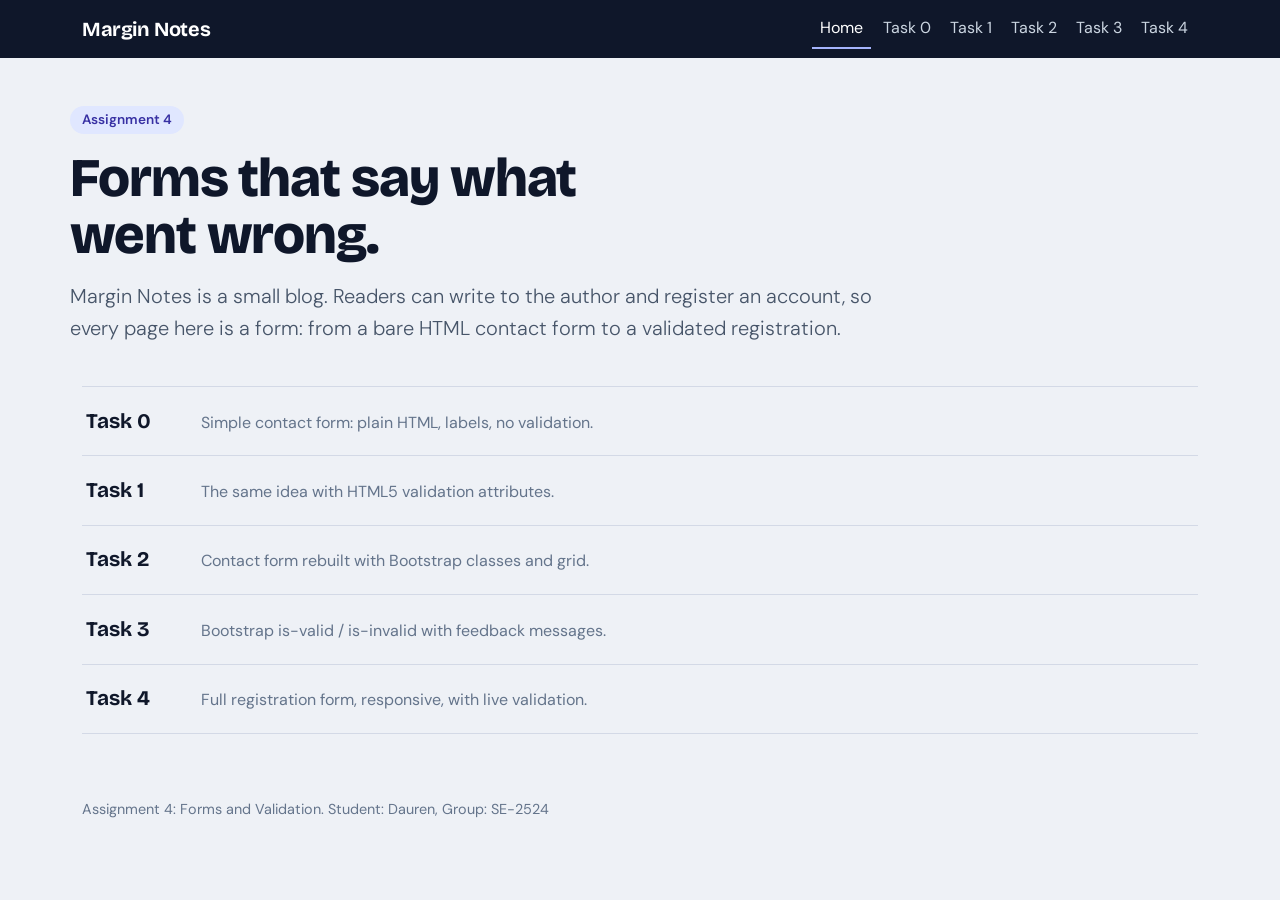
<file: index.html>
<!DOCTYPE html>
<html lang="en"><head><meta charset="utf-8"><meta name="viewport" content="width=device-width, initial-scale=1">
<title>Home | Margin Notes</title>
<link href="https://cdn.jsdelivr.net/npm/bootstrap@5.3.3/dist/css/bootstrap.min.css" rel="stylesheet">
<link href="https://fonts.googleapis.com/css2?family=Bricolage+Grotesque:opsz,wght@12..96,500;12..96,700;12..96,800&family=DM+Sans:wght@400;500;600&display=swap" rel="stylesheet">
<link href="css/style.css" rel="stylesheet"></head><body>
<nav class="navbar navbar-expand-lg navbar-dark"><div class="container"><a class="navbar-brand" href="index.html">Margin Notes</a>
<button class="navbar-toggler" type="button" data-bs-toggle="collapse" data-bs-target="#nav" aria-controls="nav" aria-expanded="false" aria-label="Toggle navigation"><span class="navbar-toggler-icon"></span></button>
<div class="collapse navbar-collapse" id="nav"><ul class="navbar-nav ms-auto"><li class="nav-item"><a class="nav-link active" href="index.html" aria-current="page">Home</a></li><li class="nav-item"><a class="nav-link" href="task0-contact.html">Task 0</a></li><li class="nav-item"><a class="nav-link" href="task1-html5-validation.html">Task 1</a></li><li class="nav-item"><a class="nav-link" href="task2-bootstrap-form.html">Task 2</a></li><li class="nav-item"><a class="nav-link" href="task3-bootstrap-validation.html">Task 3</a></li><li class="nav-item"><a class="nav-link" href="task4-registration.html">Task 4</a></li></ul></div></div></nav>
<header class="top container"><span class="chip">Assignment 4</span><h1>Forms that say what went wrong.</h1><p class="lead">Margin Notes is a small blog. Readers can write to the author and register an account, so every page here is a form: from a bare HTML contact form to a validated registration.</p></header>
<main class="container pb-4"><div class="tasks"><a href="task0-contact.html"><b>Task 0</b><span>Simple contact form: plain HTML, labels, no validation.</span></a><a href="task1-html5-validation.html"><b>Task 1</b><span>The same idea with HTML5 validation attributes.</span></a><a href="task2-bootstrap-form.html"><b>Task 2</b><span>Contact form rebuilt with Bootstrap classes and grid.</span></a><a href="task3-bootstrap-validation.html"><b>Task 3</b><span>Bootstrap is-valid / is-invalid with feedback messages.</span></a><a href="task4-registration.html"><b>Task 4</b><span>Full registration form, responsive, with live validation.</span></a></div></main>
<footer class="container">Assignment 4: Forms and Validation. Student: Dauren, Group: SE-2524</footer>
<script src="https://cdn.jsdelivr.net/npm/bootstrap@5.3.3/dist/js/bootstrap.bundle.min.js"></script>
<script src="js/main.js"></script></body></html>
</file>
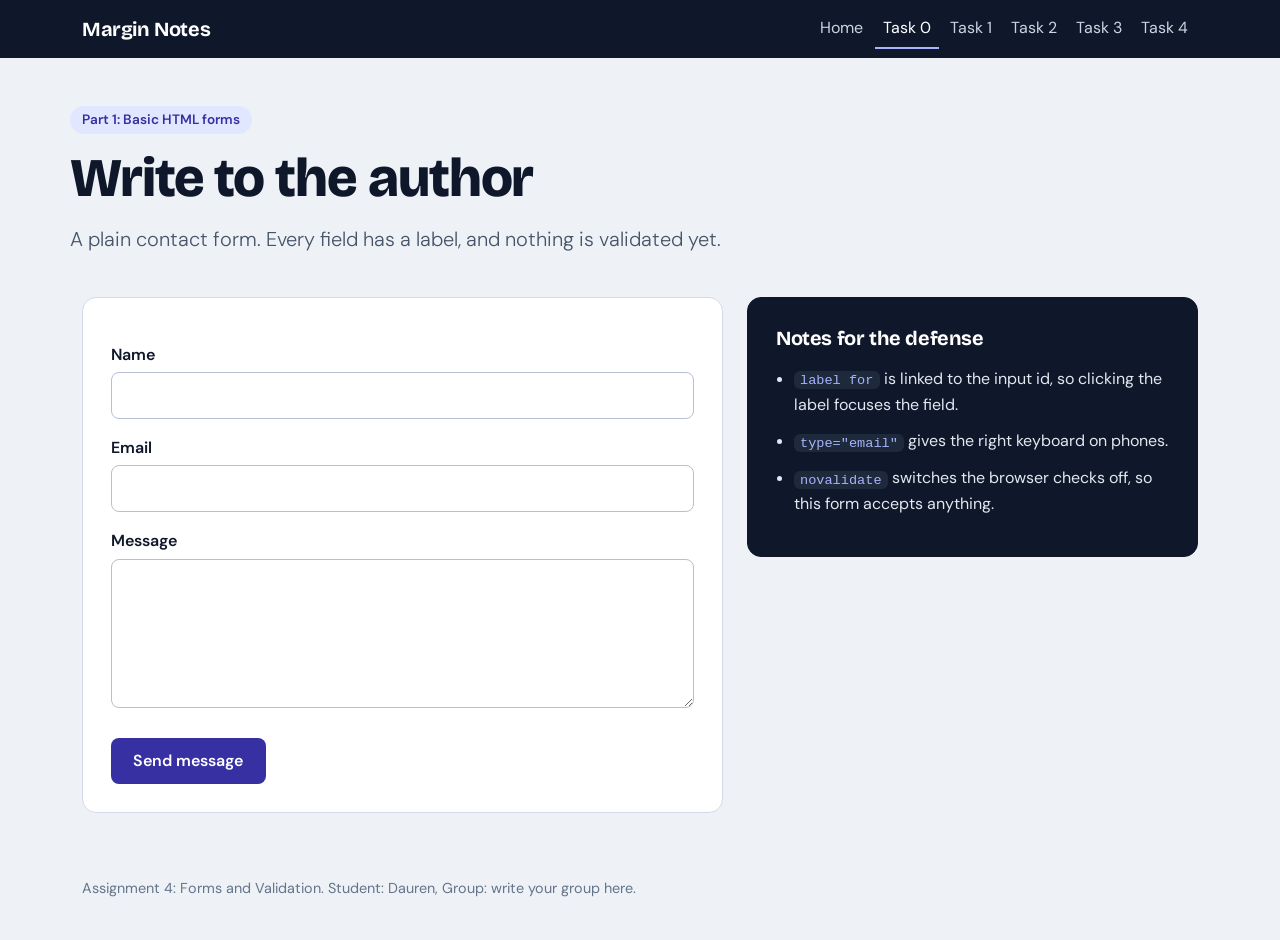
<file: task0-contact.html>
<!DOCTYPE html>
<html lang="en"><head><meta charset="utf-8"><meta name="viewport" content="width=device-width, initial-scale=1">
<title>Task 0 | Margin Notes</title>
<link href="https://cdn.jsdelivr.net/npm/bootstrap@5.3.3/dist/css/bootstrap.min.css" rel="stylesheet">
<link href="https://fonts.googleapis.com/css2?family=Bricolage+Grotesque:opsz,wght@12..96,500;12..96,700;12..96,800&family=DM+Sans:wght@400;500;600&display=swap" rel="stylesheet">
<link href="css/style.css" rel="stylesheet"></head><body>
<nav class="navbar navbar-expand-lg navbar-dark"><div class="container"><a class="navbar-brand" href="index.html">Margin Notes</a>
<button class="navbar-toggler" type="button" data-bs-toggle="collapse" data-bs-target="#nav" aria-controls="nav" aria-expanded="false" aria-label="Toggle navigation"><span class="navbar-toggler-icon"></span></button>
<div class="collapse navbar-collapse" id="nav"><ul class="navbar-nav ms-auto"><li class="nav-item"><a class="nav-link" href="index.html">Home</a></li><li class="nav-item"><a class="nav-link active" href="task0-contact.html" aria-current="page">Task 0</a></li><li class="nav-item"><a class="nav-link" href="task1-html5-validation.html">Task 1</a></li><li class="nav-item"><a class="nav-link" href="task2-bootstrap-form.html">Task 2</a></li><li class="nav-item"><a class="nav-link" href="task3-bootstrap-validation.html">Task 3</a></li><li class="nav-item"><a class="nav-link" href="task4-registration.html">Task 4</a></li></ul></div></div></nav>
<header class="top container"><span class="chip">Part 1: Basic HTML forms</span><h1>Write to the author</h1><p class="lead">A plain contact form. Every field has a label, and nothing is validated yet.</p></header>
<main class="container pb-4"><div class="row g-4"><div class="col-lg-7"><div class="panel"><form class="plain" action="#" novalidate data-demo="Message sent (demo). Thanks for writing!">
<label for="name">Name</label><input id="name" name="name" type="text">
<label for="email">Email</label><input id="email" name="email" type="email">
<label for="message">Message</label><textarea id="message" name="message" rows="5"></textarea>
<button type="submit">Send message</button></form></div></div><div class="col-lg-5"><aside class="panel"><h2>Notes for the defense</h2><ul><li><code>label for</code> is linked to the input id, so clicking the label focuses the field.</li><li><code>type="email"</code> gives the right keyboard on phones.</li><li><code>novalidate</code> switches the browser checks off, so this form accepts anything.</li></ul></aside></div></div></main>
<footer class="container">Assignment 4: Forms and Validation. Student: Dauren, Group: write your group here.</footer>
<script src="https://cdn.jsdelivr.net/npm/bootstrap@5.3.3/dist/js/bootstrap.bundle.min.js"></script>
<script src="js/main.js"></script></body></html>
</file>
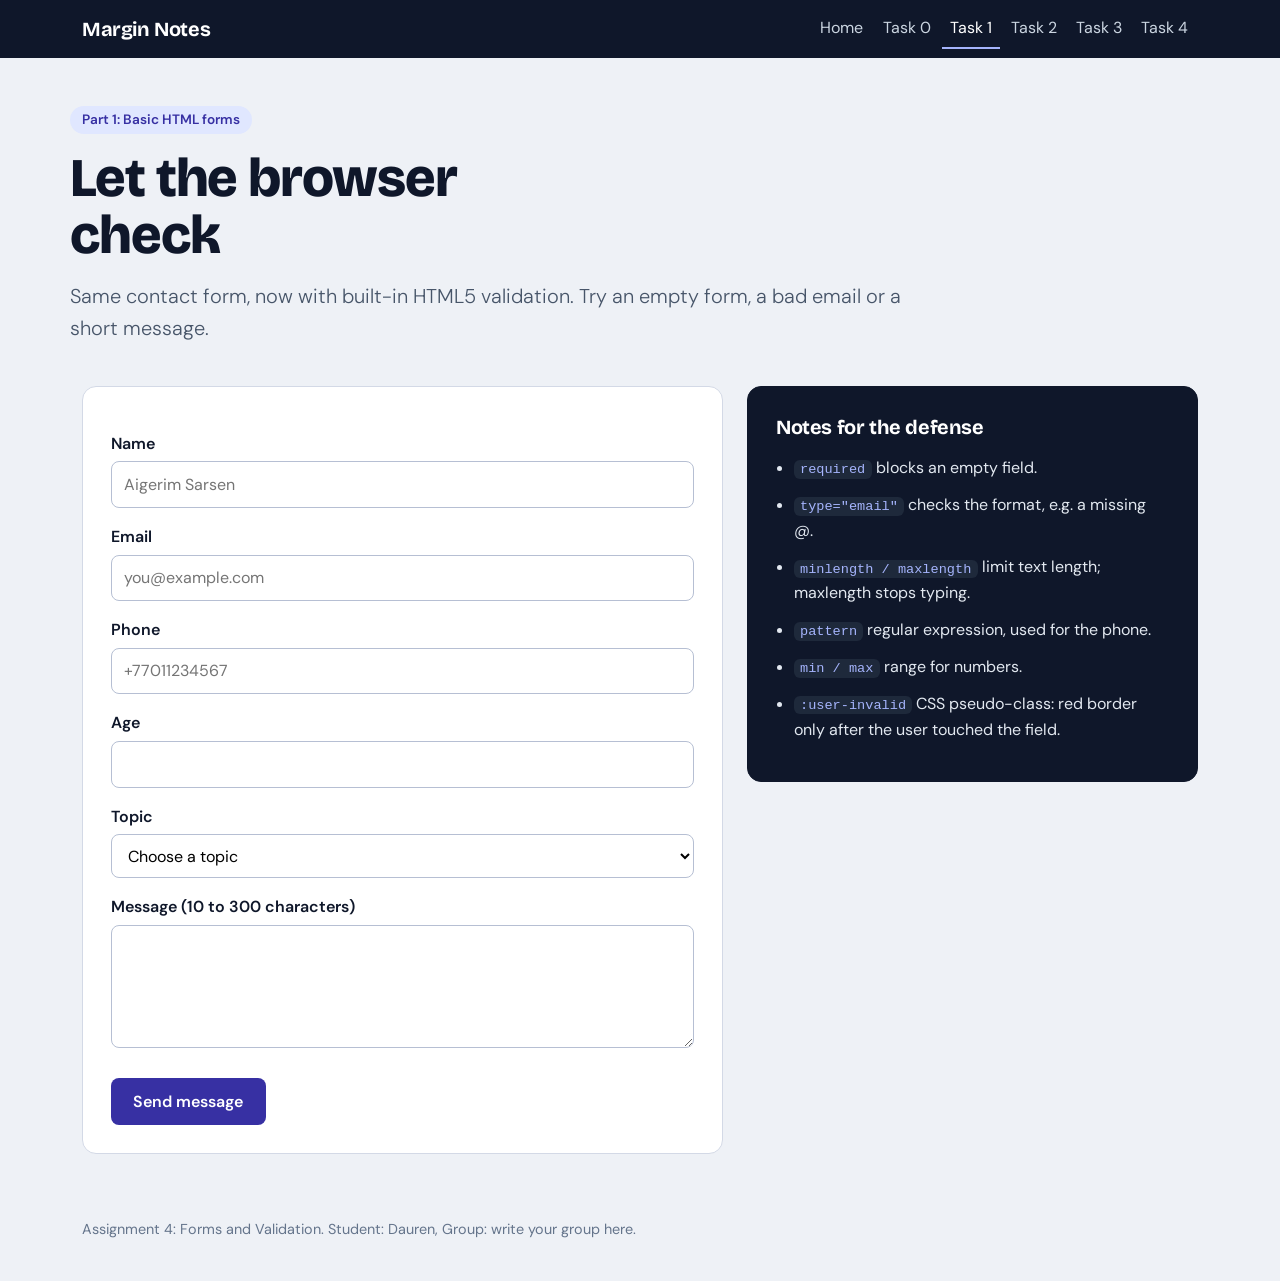
<file: task1-html5-validation.html>
<!DOCTYPE html>
<html lang="en"><head><meta charset="utf-8"><meta name="viewport" content="width=device-width, initial-scale=1">
<title>Task 1 | Margin Notes</title>
<link href="https://cdn.jsdelivr.net/npm/bootstrap@5.3.3/dist/css/bootstrap.min.css" rel="stylesheet">
<link href="https://fonts.googleapis.com/css2?family=Bricolage+Grotesque:opsz,wght@12..96,500;12..96,700;12..96,800&family=DM+Sans:wght@400;500;600&display=swap" rel="stylesheet">
<link href="css/style.css" rel="stylesheet"></head><body>
<nav class="navbar navbar-expand-lg navbar-dark"><div class="container"><a class="navbar-brand" href="index.html">Margin Notes</a>
<button class="navbar-toggler" type="button" data-bs-toggle="collapse" data-bs-target="#nav" aria-controls="nav" aria-expanded="false" aria-label="Toggle navigation"><span class="navbar-toggler-icon"></span></button>
<div class="collapse navbar-collapse" id="nav"><ul class="navbar-nav ms-auto"><li class="nav-item"><a class="nav-link" href="index.html">Home</a></li><li class="nav-item"><a class="nav-link" href="task0-contact.html">Task 0</a></li><li class="nav-item"><a class="nav-link active" href="task1-html5-validation.html" aria-current="page">Task 1</a></li><li class="nav-item"><a class="nav-link" href="task2-bootstrap-form.html">Task 2</a></li><li class="nav-item"><a class="nav-link" href="task3-bootstrap-validation.html">Task 3</a></li><li class="nav-item"><a class="nav-link" href="task4-registration.html">Task 4</a></li></ul></div></div></nav>
<header class="top container"><span class="chip">Part 1: Basic HTML forms</span><h1>Let the browser check</h1><p class="lead">Same contact form, now with built-in HTML5 validation. Try an empty form, a bad email or a short message.</p></header>
<main class="container pb-4"><div class="row g-4"><div class="col-lg-7"><div class="panel"><form class="plain" action="#" data-demo="All fields are valid. Message sent (demo).">
<label for="name">Name</label><input id="name" name="name" type="text" required minlength="2" maxlength="40" placeholder="Aigerim Sarsen">
<label for="email">Email</label><input id="email" name="email" type="email" required placeholder="you@example.com">
<label for="phone">Phone</label><input id="phone" name="phone" type="tel" pattern="\+?[0-9]{10,12}" title="10 to 12 digits, optional + at the start" placeholder="+77011234567">
<label for="age">Age</label><input id="age" name="age" type="number" min="16" max="99" required>
<label for="topic">Topic</label><select id="topic" name="topic" required><option value="">Choose a topic</option><option>Feedback</option><option>Guest post</option><option>Other</option></select>
<label for="message">Message (10 to 300 characters)</label><textarea id="message" name="message" rows="4" required minlength="10" maxlength="300"></textarea>
<button type="submit">Send message</button></form></div></div><div class="col-lg-5"><aside class="panel"><h2>Notes for the defense</h2><ul><li><code>required</code> blocks an empty field.</li><li><code>type="email"</code> checks the format, e.g. a missing @.</li><li><code>minlength / maxlength</code> limit text length; maxlength stops typing.</li><li><code>pattern</code> regular expression, used for the phone.</li><li><code>min / max</code> range for numbers.</li><li><code>:user-invalid</code> CSS pseudo-class: red border only after the user touched the field.</li></ul></aside></div></div></main>
<footer class="container">Assignment 4: Forms and Validation. Student: Dauren, Group: write your group here.</footer>
<script src="https://cdn.jsdelivr.net/npm/bootstrap@5.3.3/dist/js/bootstrap.bundle.min.js"></script>
<script src="js/main.js"></script></body></html>
</file>
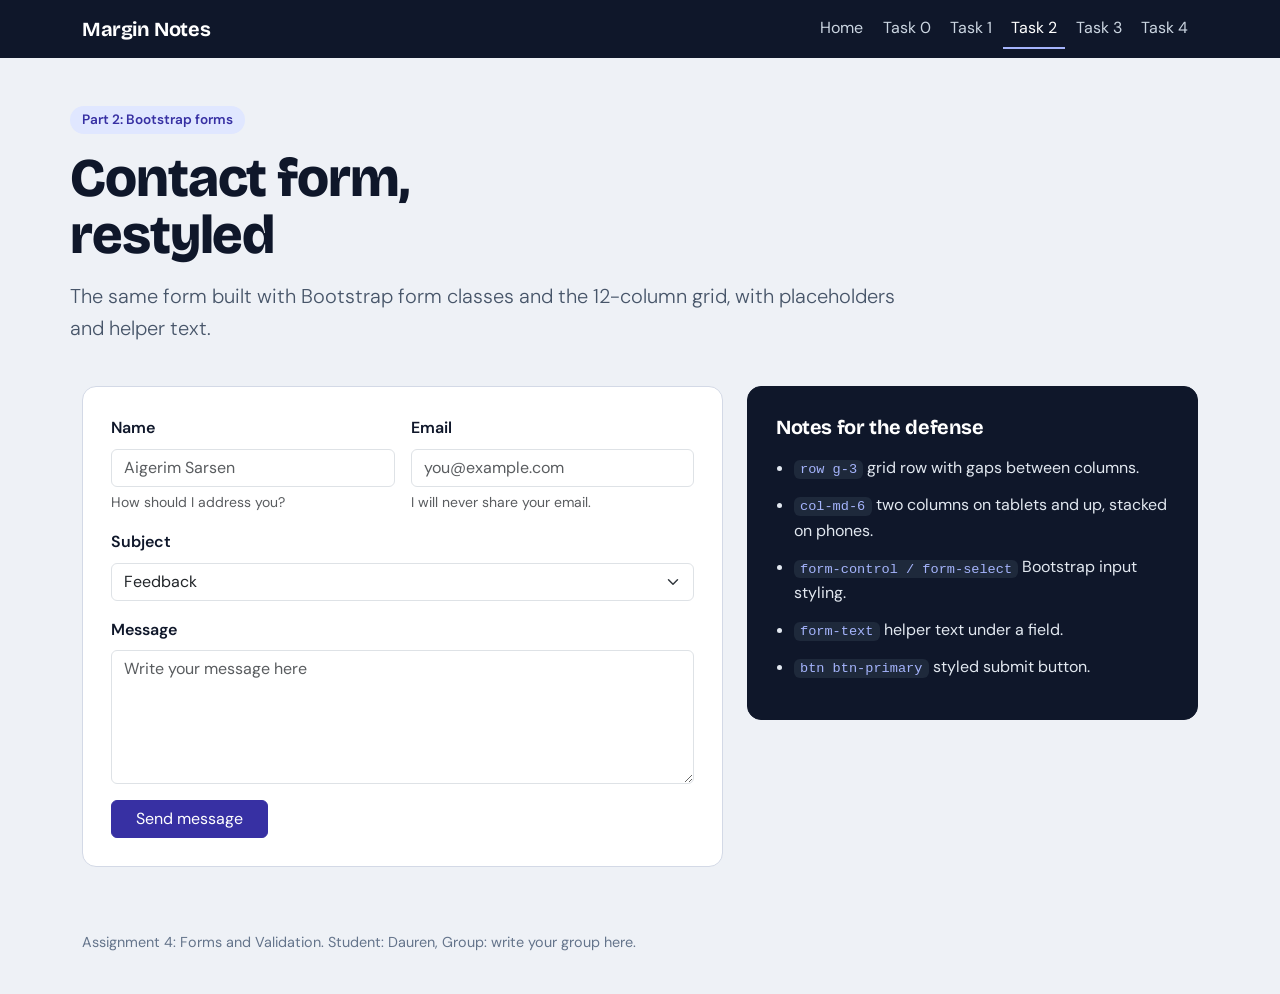
<file: task2-bootstrap-form.html>
<!DOCTYPE html>
<html lang="en"><head><meta charset="utf-8"><meta name="viewport" content="width=device-width, initial-scale=1">
<title>Task 2 | Margin Notes</title>
<link href="https://cdn.jsdelivr.net/npm/bootstrap@5.3.3/dist/css/bootstrap.min.css" rel="stylesheet">
<link href="https://fonts.googleapis.com/css2?family=Bricolage+Grotesque:opsz,wght@12..96,500;12..96,700;12..96,800&family=DM+Sans:wght@400;500;600&display=swap" rel="stylesheet">
<link href="css/style.css" rel="stylesheet"></head><body>
<nav class="navbar navbar-expand-lg navbar-dark"><div class="container"><a class="navbar-brand" href="index.html">Margin Notes</a>
<button class="navbar-toggler" type="button" data-bs-toggle="collapse" data-bs-target="#nav" aria-controls="nav" aria-expanded="false" aria-label="Toggle navigation"><span class="navbar-toggler-icon"></span></button>
<div class="collapse navbar-collapse" id="nav"><ul class="navbar-nav ms-auto"><li class="nav-item"><a class="nav-link" href="index.html">Home</a></li><li class="nav-item"><a class="nav-link" href="task0-contact.html">Task 0</a></li><li class="nav-item"><a class="nav-link" href="task1-html5-validation.html">Task 1</a></li><li class="nav-item"><a class="nav-link active" href="task2-bootstrap-form.html" aria-current="page">Task 2</a></li><li class="nav-item"><a class="nav-link" href="task3-bootstrap-validation.html">Task 3</a></li><li class="nav-item"><a class="nav-link" href="task4-registration.html">Task 4</a></li></ul></div></div></nav>
<header class="top container"><span class="chip">Part 2: Bootstrap forms</span><h1>Contact form, restyled</h1><p class="lead">The same form built with Bootstrap form classes and the 12-column grid, with placeholders and helper text.</p></header>
<main class="container pb-4"><div class="row g-4"><div class="col-lg-7"><div class="panel"><form action="#" data-demo="Message sent (demo). Thanks for writing!"><div class="row g-3">
<div class="col-md-6"><label for="name" class="form-label">Name</label><input id="name" type="text" class="form-control" placeholder="Aigerim Sarsen"><div class="form-text">How should I address you?</div></div>
<div class="col-md-6"><label for="email" class="form-label">Email</label><input id="email" type="email" class="form-control" placeholder="you@example.com"><div class="form-text">I will never share your email.</div></div>
<div class="col-12"><label for="subject" class="form-label">Subject</label><select id="subject" class="form-select"><option>Feedback</option><option>Guest post</option><option>Other</option></select></div>
<div class="col-12"><label for="message" class="form-label">Message</label><textarea id="message" class="form-control" rows="5" placeholder="Write your message here"></textarea></div>
<div class="col-12"><button class="btn btn-primary px-4" type="submit">Send message</button></div></div></form></div></div><div class="col-lg-5"><aside class="panel"><h2>Notes for the defense</h2><ul><li><code>row g-3</code> grid row with gaps between columns.</li><li><code>col-md-6</code> two columns on tablets and up, stacked on phones.</li><li><code>form-control / form-select</code> Bootstrap input styling.</li><li><code>form-text</code> helper text under a field.</li><li><code>btn btn-primary</code> styled submit button.</li></ul></aside></div></div></main>
<footer class="container">Assignment 4: Forms and Validation. Student: Dauren, Group: write your group here.</footer>
<script src="https://cdn.jsdelivr.net/npm/bootstrap@5.3.3/dist/js/bootstrap.bundle.min.js"></script>
<script src="js/main.js"></script></body></html>
</file>
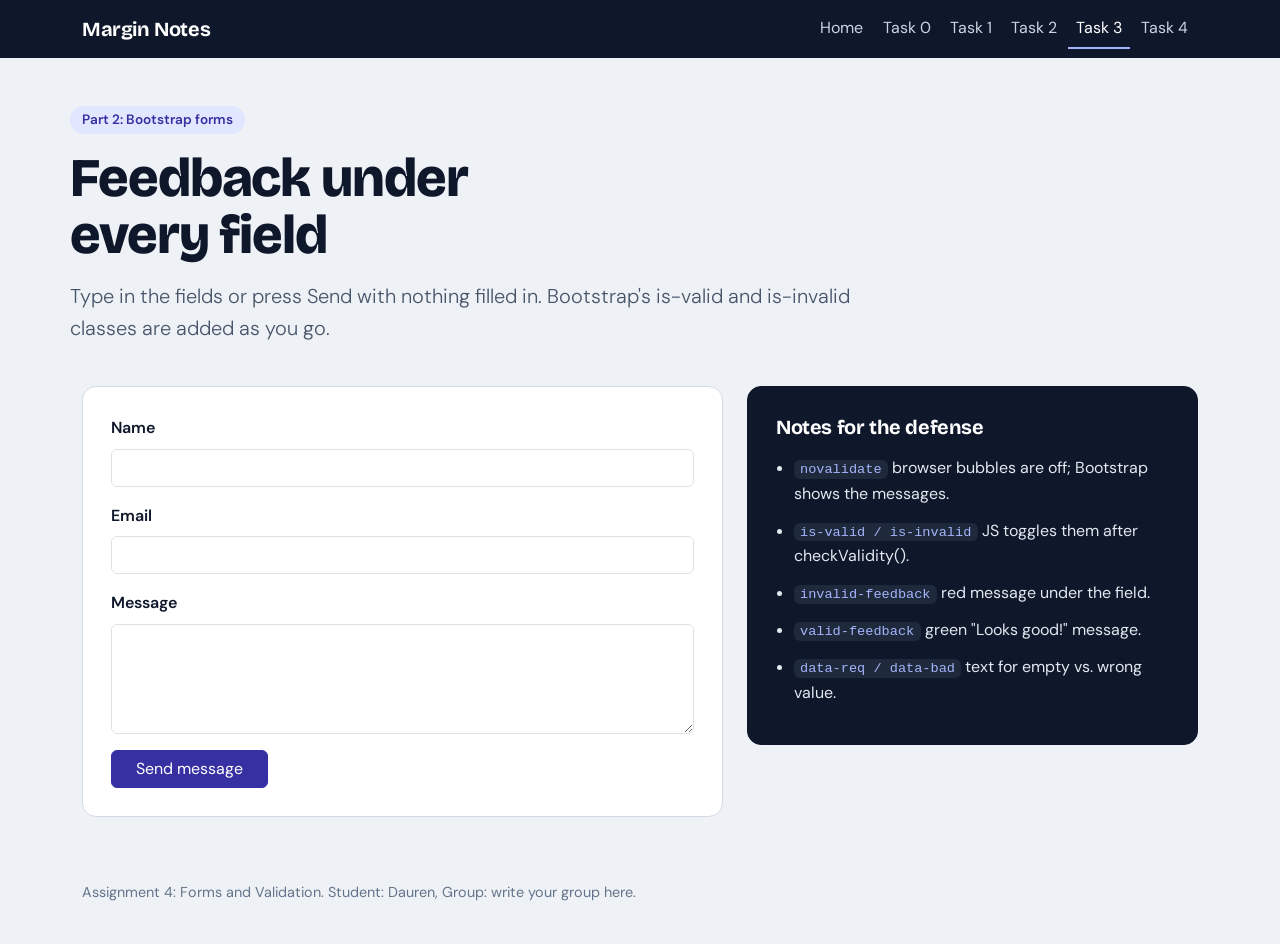
<file: task3-bootstrap-validation.html>
<!DOCTYPE html>
<html lang="en"><head><meta charset="utf-8"><meta name="viewport" content="width=device-width, initial-scale=1">
<title>Task 3 | Margin Notes</title>
<link href="https://cdn.jsdelivr.net/npm/bootstrap@5.3.3/dist/css/bootstrap.min.css" rel="stylesheet">
<link href="https://fonts.googleapis.com/css2?family=Bricolage+Grotesque:opsz,wght@12..96,500;12..96,700;12..96,800&family=DM+Sans:wght@400;500;600&display=swap" rel="stylesheet">
<link href="css/style.css" rel="stylesheet"></head><body>
<nav class="navbar navbar-expand-lg navbar-dark"><div class="container"><a class="navbar-brand" href="index.html">Margin Notes</a>
<button class="navbar-toggler" type="button" data-bs-toggle="collapse" data-bs-target="#nav" aria-controls="nav" aria-expanded="false" aria-label="Toggle navigation"><span class="navbar-toggler-icon"></span></button>
<div class="collapse navbar-collapse" id="nav"><ul class="navbar-nav ms-auto"><li class="nav-item"><a class="nav-link" href="index.html">Home</a></li><li class="nav-item"><a class="nav-link" href="task0-contact.html">Task 0</a></li><li class="nav-item"><a class="nav-link" href="task1-html5-validation.html">Task 1</a></li><li class="nav-item"><a class="nav-link" href="task2-bootstrap-form.html">Task 2</a></li><li class="nav-item"><a class="nav-link active" href="task3-bootstrap-validation.html" aria-current="page">Task 3</a></li><li class="nav-item"><a class="nav-link" href="task4-registration.html">Task 4</a></li></ul></div></div></nav>
<header class="top container"><span class="chip">Part 2: Bootstrap forms</span><h1>Feedback under every field</h1><p class="lead">Type in the fields or press Send with nothing filled in. Bootstrap's is-valid and is-invalid classes are added as you go.</p></header>
<main class="container pb-4"><div class="row g-4"><div class="col-lg-7"><div class="panel"><form data-bs-val data-ok="Everything is valid. Message sent (demo)."><div class="row g-3"><div class="col-12 f"><label for="name" class="form-label">Name</label><input id="name" type="text" class="form-control" required minlength="2" data-req="Name is required." data-bad="Use at least 2 characters."><div class="invalid-feedback"></div><div class="valid-feedback">Looks good!</div></div><div class="col-12 f"><label for="email" class="form-label">Email</label><input id="email" type="email" class="form-control" required data-req="Email is required." data-bad="Enter a valid email, like you@example.com."><div class="invalid-feedback"></div><div class="valid-feedback">Looks good!</div></div><div class="col-12 f"><label for="message" class="form-label">Message</label><textarea id="message" class="form-control" rows="4" required minlength="10" data-req="Message is required." data-bad="Write at least 10 characters."></textarea><div class="invalid-feedback"></div><div class="valid-feedback">Looks good!</div></div><div class="col-12"><button class="btn btn-primary px-4" type="submit">Send message</button></div></div></form></div></div><div class="col-lg-5"><aside class="panel"><h2>Notes for the defense</h2><ul><li><code>novalidate</code> browser bubbles are off; Bootstrap shows the messages.</li><li><code>is-valid / is-invalid</code> JS toggles them after checkValidity().</li><li><code>invalid-feedback</code> red message under the field.</li><li><code>valid-feedback</code> green &quot;Looks good!&quot; message.</li><li><code>data-req / data-bad</code> text for empty vs. wrong value.</li></ul></aside></div></div></main>
<footer class="container">Assignment 4: Forms and Validation. Student: Dauren, Group: write your group here.</footer>
<script src="https://cdn.jsdelivr.net/npm/bootstrap@5.3.3/dist/js/bootstrap.bundle.min.js"></script>
<script src="js/main.js"></script></body></html>
</file>
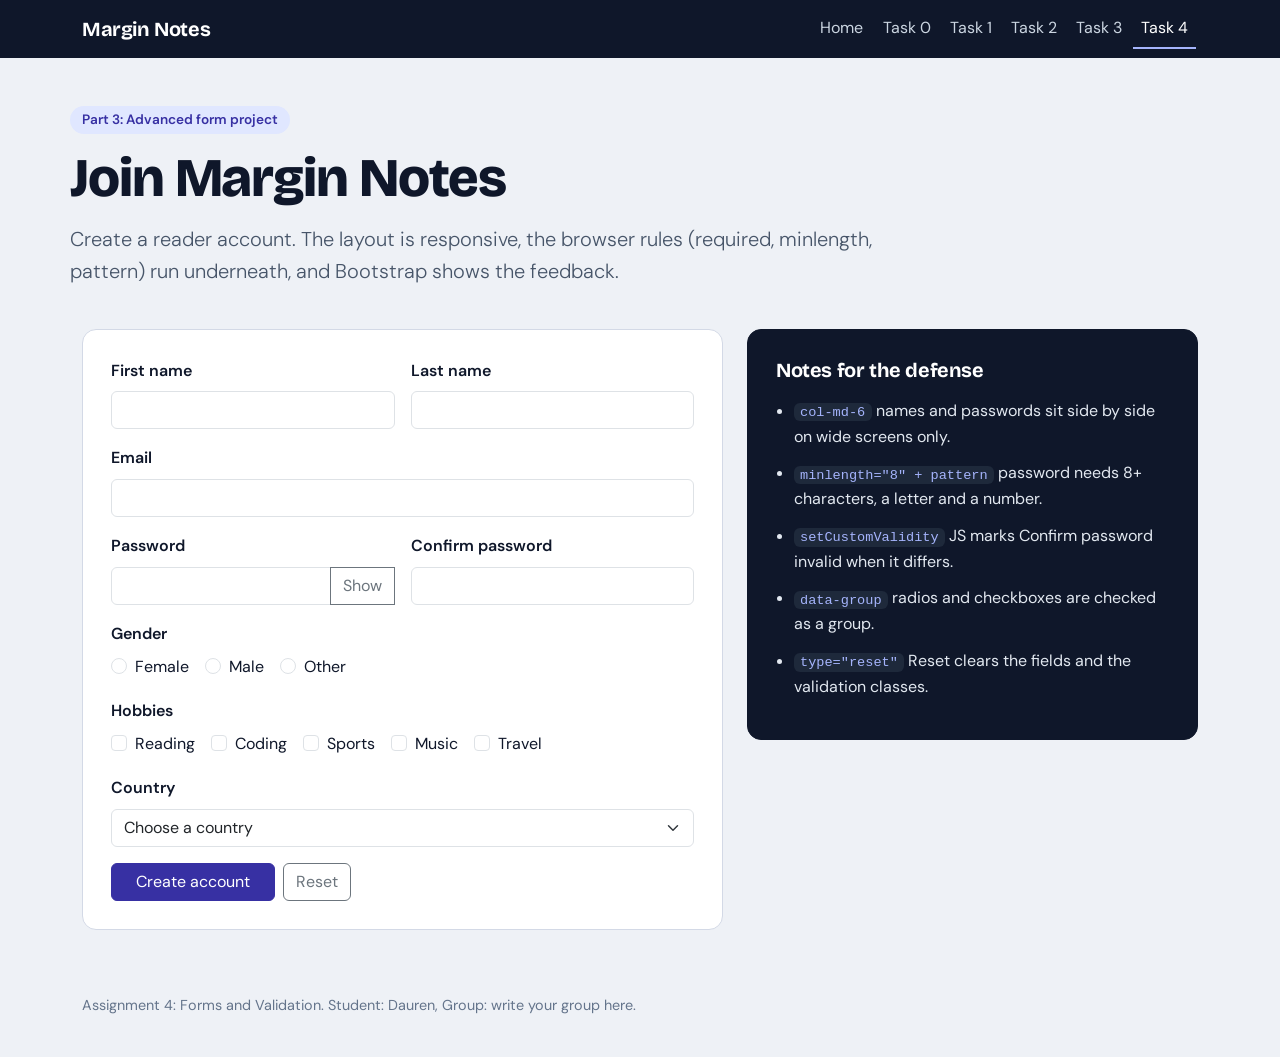
<file: task4-registration.html>
<!DOCTYPE html>
<html lang="en"><head><meta charset="utf-8"><meta name="viewport" content="width=device-width, initial-scale=1">
<title>Task 4 | Margin Notes</title>
<link href="https://cdn.jsdelivr.net/npm/bootstrap@5.3.3/dist/css/bootstrap.min.css" rel="stylesheet">
<link href="https://fonts.googleapis.com/css2?family=Bricolage+Grotesque:opsz,wght@12..96,500;12..96,700;12..96,800&family=DM+Sans:wght@400;500;600&display=swap" rel="stylesheet">
<link href="css/style.css" rel="stylesheet"></head><body>
<nav class="navbar navbar-expand-lg navbar-dark"><div class="container"><a class="navbar-brand" href="index.html">Margin Notes</a>
<button class="navbar-toggler" type="button" data-bs-toggle="collapse" data-bs-target="#nav" aria-controls="nav" aria-expanded="false" aria-label="Toggle navigation"><span class="navbar-toggler-icon"></span></button>
<div class="collapse navbar-collapse" id="nav"><ul class="navbar-nav ms-auto"><li class="nav-item"><a class="nav-link" href="index.html">Home</a></li><li class="nav-item"><a class="nav-link" href="task0-contact.html">Task 0</a></li><li class="nav-item"><a class="nav-link" href="task1-html5-validation.html">Task 1</a></li><li class="nav-item"><a class="nav-link" href="task2-bootstrap-form.html">Task 2</a></li><li class="nav-item"><a class="nav-link" href="task3-bootstrap-validation.html">Task 3</a></li><li class="nav-item"><a class="nav-link active" href="task4-registration.html" aria-current="page">Task 4</a></li></ul></div></div></nav>
<header class="top container"><span class="chip">Part 3: Advanced form project</span><h1>Join Margin Notes</h1><p class="lead">Create a reader account. The layout is responsive, the browser rules (required, minlength, pattern) run underneath, and Bootstrap shows the feedback.</p></header>
<main class="container pb-4"><div class="row g-4"><div class="col-lg-7"><div class="panel"><form data-bs-val data-ok="Welcome, {n}! Your account was created (demo)."><div class="row g-3"><div class="col-md-6 f"><label for="fn" class="form-label">First name</label><input id="fn" name="fn" type="text" class="form-control" required minlength="2" maxlength="30" data-req="First name is required." data-bad="Use at least 2 characters."><div class="invalid-feedback"></div><div class="valid-feedback">Looks good!</div></div><div class="col-md-6 f"><label for="ln" class="form-label">Last name</label><input id="ln" name="ln" type="text" class="form-control" required minlength="2" maxlength="30" data-req="Last name is required." data-bad="Use at least 2 characters."><div class="invalid-feedback"></div><div class="valid-feedback">Looks good!</div></div><div class="col-12 f"><label for="email" class="form-label">Email</label><input id="email" name="email" type="email" class="form-control" required  data-req="Email is required." data-bad="Enter a valid email, like you@example.com."><div class="invalid-feedback"></div><div class="valid-feedback">Looks good!</div></div><div class="col-md-6 f"><label for="pw" class="form-label">Password</label><div class="input-group has-validation"><input id="pw" name="pw" type="password" class="form-control" required minlength="8" pattern="(?=.*[0-9])(?=.*[A-Za-z]).{8,}" autocomplete="new-password" data-req="Password is required." data-bad="Use 8+ characters with a letter and a number."><button class="btn btn-outline-secondary" type="button" data-toggle-pw="pw,pw2">Show</button><div class="invalid-feedback"></div><div class="valid-feedback">Strong enough.</div></div></div><div class="col-md-6 f"><label for="pw2" class="form-label">Confirm password</label><input id="pw2" name="pw2" type="password" class="form-control" required autocomplete="new-password" data-req="Please repeat the password." data-bad="Passwords do not match."><div class="invalid-feedback"></div><div class="valid-feedback">Passwords match.</div></div><div class="col-12" data-group><span class="form-label d-block">Gender</span><div class="form-check form-check-inline"><input class="form-check-input" type="radio" name="gender" id="g0" value="Female"><label class="form-check-label" for="g0">Female</label></div><div class="form-check form-check-inline"><input class="form-check-input" type="radio" name="gender" id="g1" value="Male"><label class="form-check-label" for="g1">Male</label></div><div class="form-check form-check-inline"><input class="form-check-input" type="radio" name="gender" id="g2" value="Other"><label class="form-check-label" for="g2">Other</label></div><div class="invalid-feedback">Choose one option.</div></div><div class="col-12" data-group><span class="form-label d-block">Hobbies</span><div class="form-check form-check-inline"><input class="form-check-input" type="checkbox" name="hobby" id="h0" value="Reading"><label class="form-check-label" for="h0">Reading</label></div><div class="form-check form-check-inline"><input class="form-check-input" type="checkbox" name="hobby" id="h1" value="Coding"><label class="form-check-label" for="h1">Coding</label></div><div class="form-check form-check-inline"><input class="form-check-input" type="checkbox" name="hobby" id="h2" value="Sports"><label class="form-check-label" for="h2">Sports</label></div><div class="form-check form-check-inline"><input class="form-check-input" type="checkbox" name="hobby" id="h3" value="Music"><label class="form-check-label" for="h3">Music</label></div><div class="form-check form-check-inline"><input class="form-check-input" type="checkbox" name="hobby" id="h4" value="Travel"><label class="form-check-label" for="h4">Travel</label></div><div class="invalid-feedback">Pick at least one hobby.</div></div><div class="col-12 f"><label for="country" class="form-label">Country</label><select id="country" name="country" class="form-select" required data-req="Select your country." data-bad="Select your country."><option value="">Choose a country</option><option>Kazakhstan</option><option>Uzbekistan</option><option>Kyrgyzstan</option><option>Turkey</option><option>Germany</option><option>USA</option><option>Other</option></select><div class="invalid-feedback"></div><div class="valid-feedback">Looks good!</div></div><div class="col-12 d-flex gap-2"><button class="btn btn-primary px-4" type="submit">Create account</button><button class="btn btn-outline-secondary" type="reset">Reset</button></div></div></form></div></div><div class="col-lg-5"><aside class="panel"><h2>Notes for the defense</h2><ul><li><code>col-md-6</code> names and passwords sit side by side on wide screens only.</li><li><code>minlength="8" + pattern</code> password needs 8+ characters, a letter and a number.</li><li><code>setCustomValidity</code> JS marks Confirm password invalid when it differs.</li><li><code>data-group</code> radios and checkboxes are checked as a group.</li><li><code>type="reset"</code> Reset clears the fields and the validation classes.</li></ul></aside></div></div></main>
<footer class="container">Assignment 4: Forms and Validation. Student: Dauren, Group: write your group here.</footer>
<script src="https://cdn.jsdelivr.net/npm/bootstrap@5.3.3/dist/js/bootstrap.bundle.min.js"></script>
<script src="js/main.js"></script></body></html>
</file>
<file: css/style.css>
:root{--ink:#0f172a;--bg:#eef1f6;--ind:#3730a3;--ind-d:#2e2785;--soft:#e0e7ff;--line:#d3d9e6}
body{background:var(--bg);color:var(--ink);font-family:'DM Sans',system-ui,sans-serif;line-height:1.6}
h1,h2,h3,.navbar-brand{font-family:'Bricolage Grotesque','DM Sans',sans-serif;letter-spacing:-.02em}
.navbar{background:var(--ink)}
.navbar-brand{font-weight:700;font-size:1.25rem}
.navbar .nav-link{color:#cbd5e1;border-bottom:2px solid transparent;padding:.4rem .7rem;margin:0 .1rem}
.navbar .nav-link:hover,.navbar .nav-link.active{color:#fff;border-bottom-color:#a5b4fc}
.top{padding:3rem 0 1.6rem}
.top h1{font-size:clamp(2rem,5vw,3.4rem);font-weight:800;line-height:1.05;max-width:16ch}
.top .lead{max-width:60ch;color:#475569;margin-top:1rem}
.chip{display:inline-block;background:var(--soft);color:var(--ind);font-weight:600;font-size:.85rem;padding:.2rem .75rem;border-radius:99px;margin-bottom:1rem}
.panel{background:#fff;border:1px solid var(--line);border-radius:14px;padding:1.75rem}
.panel h2{font-size:1.25rem;font-weight:700;margin-bottom:1rem}
aside.panel{background:var(--ink);color:#e2e8f0;border-color:var(--ink)}
aside.panel h2{color:#fff}
aside ul{padding-left:1.1rem;margin:0}aside li{margin-bottom:.7rem}
aside code{background:#1e293b;color:#a5b4fc;padding:.1rem .4rem;border-radius:6px;font-size:.85em}
.tasks a{display:flex;gap:1.2rem;align-items:baseline;padding:1.1rem .25rem;border-top:1px solid var(--line);color:var(--ink);text-decoration:none}
.tasks a:last-child{border-bottom:1px solid var(--line)}
.tasks b{font-family:'Bricolage Grotesque';font-size:1.3rem;min-width:6rem}
.tasks span{color:#64748b}.tasks a:hover{background:#fff}.tasks a:hover b{color:var(--ind)}
.plain label{display:block;font-weight:600;margin:1rem 0 .3rem}
.plain input,.plain textarea,.plain select{width:100%;padding:.6rem .75rem;border:1px solid #b6bfd3;border-radius:8px;font:inherit;background:#fff}
.plain input:focus,.plain textarea:focus,.plain select:focus{outline:3px solid #c7d2fe;border-color:#6366f1}
.plain input:user-invalid,.plain textarea:user-invalid,.plain select:user-invalid{border-color:#dc2626;background:#fef2f2}
.plain input:user-valid,.plain textarea:user-valid{border-color:#16a34a}
.plain button{margin-top:1.4rem;background:var(--ind);color:#fff;border:0;border-radius:8px;padding:.65rem 1.4rem;font-weight:600}
.plain button:hover{background:var(--ind-d)}
.btn-primary{--bs-btn-bg:#3730a3;--bs-btn-border-color:#3730a3;--bs-btn-hover-bg:#2e2785;--bs-btn-hover-border-color:#2e2785;--bs-btn-active-bg:#2e2785;--bs-btn-active-border-color:#2e2785}
.form-control:focus,.form-select:focus{border-color:#6366f1;box-shadow:0 0 0 .2rem rgba(99,102,241,.2)}
.form-check-input:checked{background-color:#3730a3;border-color:#3730a3}
.form-label{font-weight:600}
footer{padding:2.5rem 0;color:#64748b;font-size:.9rem}
:focus-visible{outline:3px solid #6366f1;outline-offset:2px}
</file>
